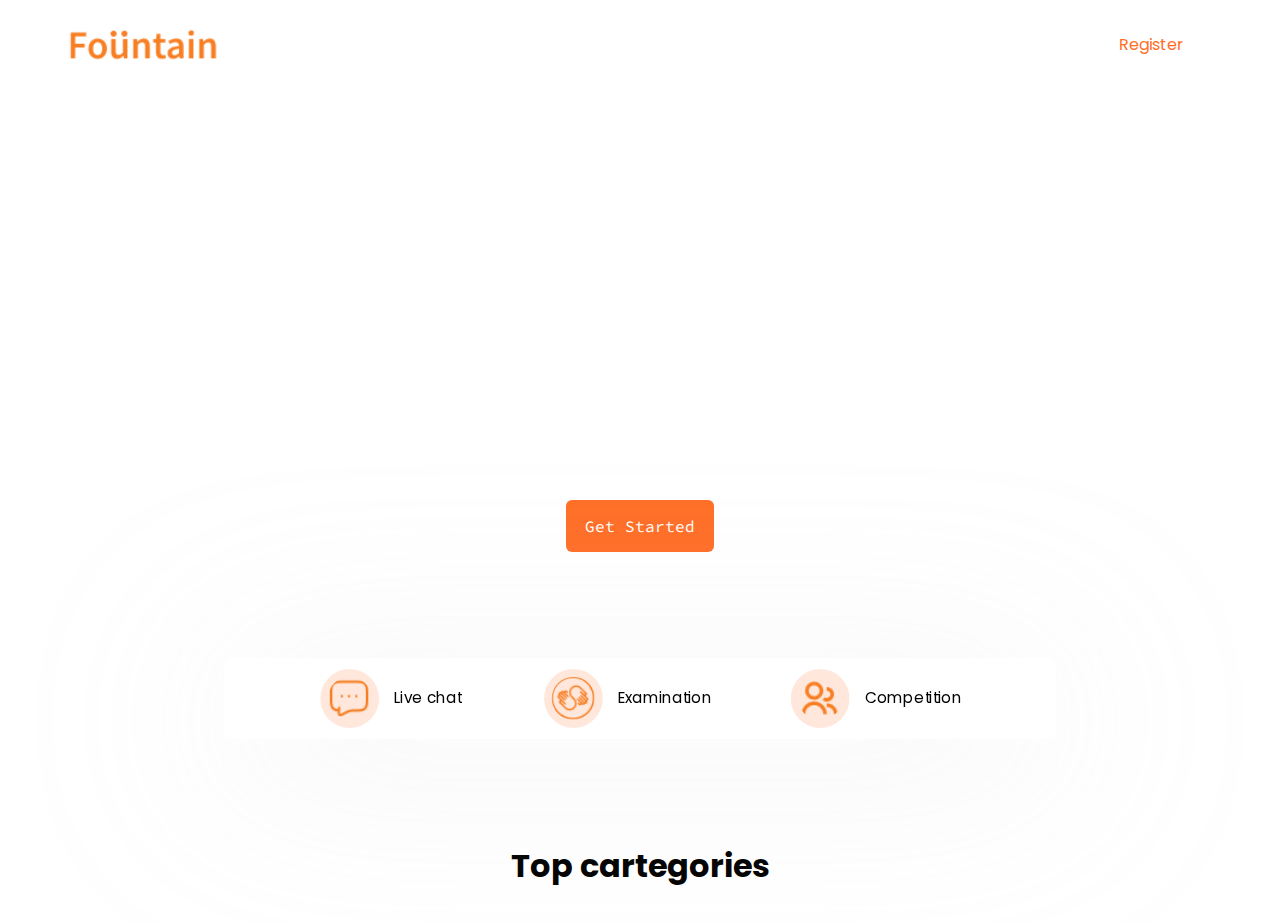
<file: index.html>
<!DOCTYPE html>
<html lang="en">
<head>
    <meta charset="UTF-8">
    <meta name="viewport" content="width=device-width, initial-scale=1.0">
    <link rel="stylesheet" href="figma.css">
    <title>Figma Project</title>
    <link rel="preconnect" href="https://fonts.googleapis.com">
    <link rel="preconnect" href="https://fonts.gstatic.com" crossorigin>
    <link href="https://fonts.googleapis.com/css2?family=Source+Code+Pro:ital,wght@0,200..900;1,200..900&display=swap" rel="stylesheet">
    <link rel="stylesheet" href="https://cdnjs.cloudflare.com/ajax/libs/font-awesome/6.7.2/css/all.min.css" integrity="sha512-Evv84Mr4kqVGRNSgIGL/F/aIDqQb7xQ2vcrdIwxfjThSH8CSR7PBEakCr51Ck+w+/U6swU2Im1vVX0SVk9ABhg==" crossorigin="anonymous" referrerpolicy="no-referrer" />
    <link rel    ="preconnect" href="https://fonts.googleapis.com">
    <link rel="preconnect" href="https://fonts.gstatic.com" crossorigin>
    <link href="https://fonts.googleapis.com/css2?family=Poppins:ital,wght@0,100;0,200;0,300;0,400;0,500;0,600;0,700;0,800;0,900;1,100;1,200;1,300;1,400;1,500;1,600;1,700;1,800;1,900&display=swap" rel="stylesheet">
</head>
<body>
<div class="wrapper_general">
    <header>
        <div class="wrapper_header">
            <nav>
                <img src="./logo.png" class="logo"></img>
                <div class="wrapper_btn_header">
                    <ul>
                        <li class="btn_header btn1_h">Home</li>
                        <li class="btn_header btn2_h">Course</li>
                        <li class="btn_header btn3_h">Instructors</li>
                        <li class="btn_header btn4_h">Schedules</li>
                        <li class="btn_header btn5_h">Contact Us</li>
                    </ul>
                </div>
                <div class="wrapper_register">
                    <div class="searching"><i class="fa-solid fa-magnifying-glass"></i></div>
                    <div class="login">Login</div>
                    <div class="register">Register</div>
                </div>
            </nav>
            <div class="wrapper_contents_header">
                <h1 class="contents_header content1_h">A Classical Education for the Future</h1>
                <h2 class="contents_header content2_h">We prepare you to engage in the world that is and to help bring about a world that ought to be</h2>
                <button class="btn_m_h">Get Started</button>
            </div>
            <div class="wrapper_subbar_header">
                <div class="subbar_items item_h1"><img src="./ChatIcon.png">Live chat</div>
                <div class="subbar_items item_h2"><img src="./skillshareIcon.png">Examination</div>
                <div class="subbar_items item_h3"><img src="./GroupIcon.png">Competition</div>
            </div>
        </div>
    </header>
    <main>
        <h1 class="main_header">Top cartegories</h1>
        <div class="wrapper_main_cards"></div>
    </main>
    <footer></footer>
</div>
    <script src="./figma.js"></script>
</body>
</html>
</file>
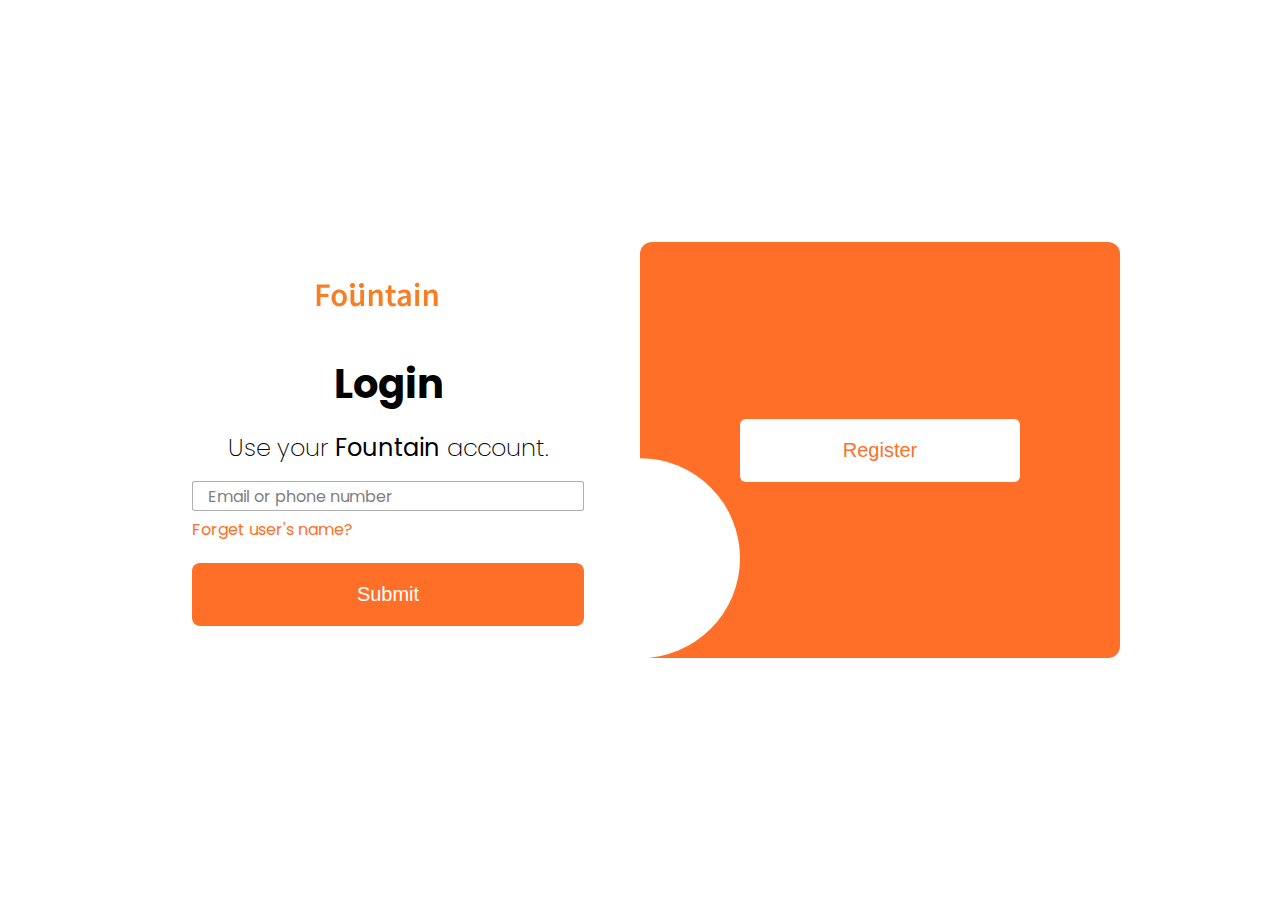
<file: login.html>
<!DOCTYPE html>
<html lang="en">
<head>
    <meta charset="UTF-8">
    <meta name="viewport" content="width=device-width, initial-scale=1.0">
    <link rel="stylesheet" href="./login.css">
    <link rel="icon" href="./logo.png">
    <link rel="preconnect" href="https://fonts.googleapis.com">
    <link rel="preconnect" href="https://fonts.gstatic.com" crossorigin>
    <link href="https://fonts.googleapis.com/css2?family=Source+Code+Pro:ital,wght@0,200..900;1,200..900&display=swap" rel="stylesheet">
    <link rel="stylesheet" href="https://cdnjs.cloudflare.com/ajax/libs/font-awesome/6.7.2/css/all.min.css" integrity="sha512-Evv84Mr4kqVGRNSgIGL/F/aIDqQb7xQ2vcrdIwxfjThSH8CSR7PBEakCr51Ck+w+/U6swU2Im1vVX0SVk9ABhg==" crossorigin="anonymous" referrerpolicy="no-referrer" />
    <link rel    ="preconnect" href="https://fonts.googleapis.com">
    <link rel="preconnect" href="https://fonts.gstatic.com" crossorigin>
    <link href="https://fonts.googleapis.com/css2?family=Poppins:ital,wght@0,100;0,200;0,300;0,400;0,500;0,600;0,700;0,800;0,900;1,100;1,200;1,300;1,400;1,500;1,600;1,700;1,800;1,900&display=swap" rel="stylesheet">
    <title>Figma Login site</title>
</head>
<body>
    <div class="wrapper_login_general">
        <div class="half_form">
            <div class="particle"></div>
            <button class="btn_change_model">Register</button>
        </div>
        <div class="wrapper_login wrapperform">
            <div class="logo">
                <img src="./logo.png">
            </div>
            <h1 class="heading">Login</h1>
            <h2 class="description">Use your <b>Fountain</b> account.</h2>
            <div class="wrapper_input">
                <input class="userInput" type="text" id="userInput_login">
                <label for="userInput_login">Email or phone number</label>
            </div>
            <div class="wrapper_userForgotName">
                <a href="#" class="userForgetName">Forget user's name?</a>
            </div>
            <button class="btn_submit">Submit</button>
        </div>
        <div class="wrapper_register wrapperform">
            <div class="logo">
                <img src="./logo.png">
            </div>
            <h1 class="heading">Register</h1>
            <h2 class="description">Enter your email address.</h2>
            <div class="wrapper_input">
                <input class="userInput" type="text" id="userInput_register">
                <label for="userInput_register">Email</label>
            </div>
            <button class="btn_submit">Submit</button>
        </div>
    </div>
</body>
</html>
</file>
<file: figma.css>
*,*::after,*::before{
    margin:0;
    padding:0;
    box-sizing: border-box;
}
html {
    scroll-behavior: smooth;
}
body {
    width: 100%;
    position: relative;
    color: #FFFFFF;
    height: auto;
}
.wrapper_general {
    gap:1em;
    position: relative;
}
header {
    width: 100%;
    min-height: 90vh;
}
.wrapper_header {
    position: relative;
    width: 100%;
    min-height: 44em;
    z-index: 10;
    display: flex;
    flex-direction: column;
    font-family:"Poppins", sans-serif;
}
.wrapper_header > img {
    position: absolute;
    object-fit: cover;
    z-index: -1;
    width: 100%;
    height: 100%;
} 
nav {
    padding-top: 3em;
    display: flex;
    justify-content: space-between;
    align-items: center;
    margin: 0 10em 0 10em;
}
nav > .logo {
    display: block;
    transition: all 0.2s;
    object-fit: cover;
    object-position: 100% 100%;
    display: inline-block;
    transform: scale(1.2);
}
nav > .logo:hover {
    transform: scale(1.2);
}
.wrapper_btn_header {
    display: flex;
}
.wrapper_btn_header > ul {
    display: flex;
    gap:5em;
}
.wrapper_btn_header > ul > li {
    list-style: none;
    transition: all 0.2s;
    cursor: pointer;
    position: relative;
    display: flex;
    justify-content: center;
    font-size: 1rem;
}
.wrapper_btn_header > ul > li::after {
    content: "";
    background: white;
    width: 0%;
    height: 2px;
    bottom: -5px;
    position: absolute;
    transition: all 0.2s;
}
.wrapper_btn_header > ul > li:hover::after {
    width: 100%;
}
.wrapper_btn_header > ul > li:hover {
    transform: scale(1.2);
}
.wrapper_register {
    display: flex;
    border: none;
    gap:1em;
    font-size: 1rem;
}
.wrapper_register > .searching {
    align-self: center;
    cursor: pointer;
}
.wrapper_register > .searching > i{
    align-self: center;
    cursor: pointer;
    transition: all 0.2s;
}
.wrapper_register > .searching > i:hover{ 
    transform: scale(1.2);
}
.wrapper_register > .login {
    cursor: pointer;
    align-self: center;
    padding:.5em 1em .5em 1em;
    transition: all 0.2s;
}
.wrapper_register > .login:hover {
    transform: scale(1.2);
}
.wrapper_register > .register {
    border-radius: 6px;
    cursor: pointer;
    flex-grow: 1fr;
    padding:.5em 1em .5em 1em;
    background-color: #FFFFFF;
    color:#FF6F28;
    transition: all 0.2s;
}
.wrapper_register > .register:hover {
    transform: scale(1.2);
}
.wrapper_contents_header {
    display: flex;
    flex-direction: column;
    justify-content: center;
    margin-top: 6.5em;
    align-items: center;
    gap:4em;
}
.wrapper_contents_header > h1 {
    text-wrap: wrap;
    font-size: 3rem;
    line-height: 1.7em;
    text-align: center;
    letter-spacing: 5px;
    font-weight: bold;
    max-width: 25ch;
}
.wrapper_contents_header > h2 {
    text-wrap: wrap;
    max-width: 67ch;
    text-align: center;
    font-size: 1rem;
    font-weight: 450;
    font-family: "Source Code Pro",sans-serif;
}
.wrapper_contents_header > .btn_m_h{
    background: #FF6F28;
    color: #FFFFFF;
    font-family: "Source Code Pro",sans-serif;
    border-radius: 6px;
    font-size: 1em;
    padding:1em 1.2em 1em 1.2em;
    border: none;
    transition: all 0.2s;
    cursor: pointer;
}
.wrapper_contents_header > .btn_m_h:hover {
    transform: scale(1.1);
}
.wrapper_subbar_header {
    display: flex;
    justify-content: space-evenly;
    align-items: center;
    position: absolute;
    bottom: -5%;
    left:50%;
    transform: translateX(-50%);
    z-index: 1;
    width: 65%;
    background-color: #FFFFFF;
    border-radius: 6px;
    padding: 1em 0 1em 0;
    filter: drop-shadow(0 21px 97px #CFCFCF40);
}
.wrapper_subbar_header > .subbar_items {
    color: #000000;
    font-size: .8rem;
    display: flex;
    align-items: center;
    gap:1em;
    transition: all 0.2s;
    cursor: pointer;
    position: relative;
}
.wrapper_subbar_header > .subbar_items::after{
    background:#FF6F28;
    content: "";
    width: 0%;
    left: 10%;
    bottom: -5px;
    height: 4%;
    position: absolute;
    transition: all 0.2s;
}
.wrapper_subbar_header > .subbar_items:hover::after{ 
    width: 100%;
}
.wrapper_subbar_header > .subbar_items {
    transform: scale(1.2);
}
.wrapper_subbar_header > .subbar_items > img {
    display: inline-block;
    object-fit: contain;
    border-radius: 50%;
    padding:.5em;
    background-color: #FFE7DB;
    transition: all 0.2s;
    cursor: pointer;
}
.wrapper_subbar_header > .subbar_items > img:hover {
    transform: scale(1.1);
    background-color: whitesmoke;
}
.scroll_header_wrapper {
    position: fixed;
    right: 7em;
    top:38em;
    z-index: 100;
    float: auto;
}
.scroll_wrapper {
    width: 35px;
    height: 35px;
    background-color: #FF6F28;
    padding:.6em;
    border: none;
    border-radius: 50%;
    display: flex;
    justify-content: center;
    align-items: center;
    transition: all 0.2s;
    cursor: pointer;
    color: #FFFFFF;
    text-decoration: none;
}
.scroll_wrapper:hover {
    transform: scale(1.1);
}
.scroll_wrapper:hover > .scroll_header > i {
    transform: scale(1.1) rotate(360deg);
}
.scroll_header > i {
    transform: rotate(180deg);
    transition: all 0.2s;
    display: block;
}
/* -----------------MAIN-------------------------------------------- */
main {
    width: 100%;
}
.wrapper_contents_main {
    display: flex;
    flex-direction: column;
    flex-wrap: wrap;
    gap:5em;
}
.content_m_1 {
    display: flex;
    justify-content: center;
    align-items: center;
    flex-direction: column;
    gap:1em;
}
.main_header {
    color:black;
    display: flex;
    flex-direction: column;
    justify-content: center;
    align-items: center;
    font-family: "Poppins",sans-serif;
    padding:1em;
}
.wrapper_main_cards {
    display: flex;
    flex-direction: column;
    flex-wrap: wrap;
    justify-content: center;
    align-items: center;
    width: max-content;
    gap:1em;
}
.wrapper_main_cards > .m_seeAll {
    color:#F77E23;
    border:none;
    align-self: self-end;
    padding:1em 3em 0 0 ;
    background:none;
}
.wrapper_main_cards > .m_seeAll:hover {
    color:black;
    text-decoration: underline;
}
.cards {
    justify-content: center;
    align-items: center;
    display: flex;
    gap:2em;
    position: relative;
}
.leftArrow {
    position: absolute;
    background-color: #ff7028;
    left:10px;
    top:50%;
    transform: translateY(-50%);
    z-index: 10;
    border-radius: 50%;
    padding:.8em;
    width: 45px;
    height: 45px;
    display: flex;
    justify-content: center;
    align-items: center;
    transition: all 0.2s;
    cursor: pointer;
}
.rightArrow {
    transition: all 0.2s;
    display: flex;
    width: 45px;
    height: 45px;
    justify-content: center;
    align-items: center;
    position: absolute;
    background-color: #FF6F28;
    right:10px;
    top:50%;
    transform: translateY(-50%);
    z-index: 10;
    border-radius: 50%;
    padding:.8em;
    cursor: pointer;
}
.card {
    position: relative;
}
.card > h2 {
    position: absolute;
    bottom:.5em;
    left: .5em;
    font-size: 1rem;
    font-weight: 400;
    font-family: "Poppins",sans-serif;
}
.img_card_main {
    width: 100%;
    position: relative;
    cursor: pointer;
}
.img_card_main > img {
    object-fit:cover;
    display: inline-block;
    width: 10em;
    height: 15em;
    filter: brightness(40%);
}
.img_card_main:hover > img {
    filter: brightness(100%);
}
/* --------------------CONTENT2------- */
.content_m_2 {
    background-color: #FFFFFF99;
    width: 100%;
    height: 42em;
}
@media (max-width:1380px) {
    nav {
        font-size: .5rem;
    }
}
@media (max-width:1060px) {
    nav {
        font-size: .2rem;
    }
    .wrapper_subbar_header > .subbar_items {
        font-size: .8rem;
    }
    .wrapper_btn_header > ul > li {
        font-size: .8rem;
    }
    .wrapper_subbar_header > .subbar_items > img {
        font-size: 1rem;
    }
}
@media (max-width:810px) {
    nav {
        font-size: .1rem;
    }
    .wrapper_subbar_header > .subbar_items {
        font-size: .7rem;
    }
    .wrapper_btn_header > ul > li {
        font-size: .8rem;
    }
    .wrapper_subbar_header > .subbar_items > img {
        font-size: .9rem;
        padding:0;
    }
    .img_card_main > img {
        object-fit:cover;
        display: inline-block;
        width: 7em;
        height: 11em;
        filter: brightness(40%);
    }
}
@media (max-width:750px) {
    .wrapper_register {
        display: flex;
        border: none;
        gap:1em;
        font-size: 1rem;
    }
    .wrapper_register > .searching { 
        display: none;
    }
    .wrapper_register > .login {
        display: none;
    }
    .wrapper_register > .register {
        display: none;
    }
}
</file>
<file: login.css>
*,*::after,*::before {
    margin: 0;
    padding: 0;
    box-sizing: border-box;
}
body {
    width: 100%;
    height: 100vh;
    display: flex;
    justify-content: center;
    align-items: center;
    font-family:"Poppins", sans-serif;
}
.wrapper_login_general {
    position: relative;
    width: 100%;
    height: max-content;
    margin:0 10em 0 10em;
    display: flex;
    flex-wrap: wrap;
    justify-content: center;
    align-items: center;
    gap:5%;
    align-items: stretch;
}
.wrapper_login_general  > .half_form {
    position: absolute;
    background-color: #FF6F28;
    width: 50%;
    top:0;
    border-radius: 12px;
    right:0;
    z-index: 2;
    height: 100%;
    display: flex;
    justify-content: center;
    align-items: center;
    border: none;
    transition: all 0.3s;
    transform: translateX(0);
}
.wrapper_login_general  > .half_form.active {
    transform: translateX(-100%);
}
.particle {
    width: 200px;
    height: 200px;
    background-color: #FFFFFF;
    position: absolute;
    bottom: 0;
    left: 0;
    clip-path: circle(100px at center left);
    transform: translateX(0);
    transition: all 0.3s;
}
.particle.active {
    transform: translateX(calc(100% + 125px));
    clip-path: circle(100px at center right);
}
.wrapper_login_general  > .half_form > .btn_change_model{
    background-color:#FFFFFF;
    padding:1em;
    border-radius: 6px;
    color:#FF6F28;
    width: 100%;
    transition: all 0.3s;
    border: none;
    font-size: clamp(1rem, 1.2vw + 0.3rem, 1.25rem);
    font-weight: 500; 
    cursor: pointer;
    margin:5em;
} 
.wrapper_login_general  > .half_form > .btn_change_model:hover{
    transform: scale(1.01);
}
.wrapper_login_general > .wrapperform {
    display: flex;
    flex: 1;
    justify-content: center;
    align-items: center;
    flex-direction: column;
    gap:1em;
    padding:2em;
}
.wrapper_login_general > .wrapperform > .logo {
    padding-bottom: 1em;
    width: clamp(80px, 10vw + 20px, 160px);
    height: auto;
}
.wrapper_login_general > .wrapperform > .heading {
    font-size: clamp(1.5rem, 2.5vw + 0.5rem, 2.5rem);
}
.wrapper_login_general > .wrapperform > .description {
    font-weight: 200;
    font-size: clamp(1rem, 1.5vw + 0.3rem, 1.5rem);
}
.wrapper_login_general > .wrapperform > .wrapper_input {
    position: relative;
    width: 100%;
}
.wrapper_login_general > .wrapperform > .wrapper_input> .userInput {
    width: 100%;
    padding:.5em 0 .5em 0;
    border-radius: 3px;
    transition: all 0.3s;
    border: 1px solid rgba(0, 0, 0, 0.308);
}
.wrapper_login_general > .wrapperform > .wrapper_input> .userInput:hover {
    border: 1px solid black;
}
.wrapper_login_general > .wrapperform > .wrapper_input> label {
    position: absolute;
    left: 1em;
    top:50%;
    transform: translateY(-50%);
    color: gray;
    pointer-events: none;
    transition: all 0.3s;
}
.wrapper_login_general > .wrapperform > .wrapper_input > .userInput:focus + label {
    top:-2px;
    left: 1em;
    background-color: white;
    padding:0 .2em 0 .2em;
    border: none;
}
.wrapper_login_general > .wrapperform  > .wrapper_userForgotName {
    position: relative;
    width: 100%;
}
.wrapper_login_general > .wrapperform > .wrapper_userForgotName > .userForgetName {
    position: absolute;
    top: -10px;
    left: 0;
    text-decoration: none;
    color:#FF6F28;
}
.wrapper_login_general > .wrapperform > .wrapper_userForgotName > .userForgetName:hover {
    color: #cc4e00;
}
.wrapper_login_general > .wrapperform > .btn_submit {
    margin-top: 1em ;
    background-color: #FF6F28;
    padding:1em;
    border-radius: 8px;
    color: #FFFFFF;
    width: 100%;
    transition: all 0.3s;
    border: none;
    font-size: clamp(1rem, 1.2vw + 0.3rem, 1.25rem);
    font-weight: 500; 
    cursor: pointer;
}
.wrapper_login_general > .wrapperform > .btn_submit:hover {
    background-color: #e65c12;
}
</file>
